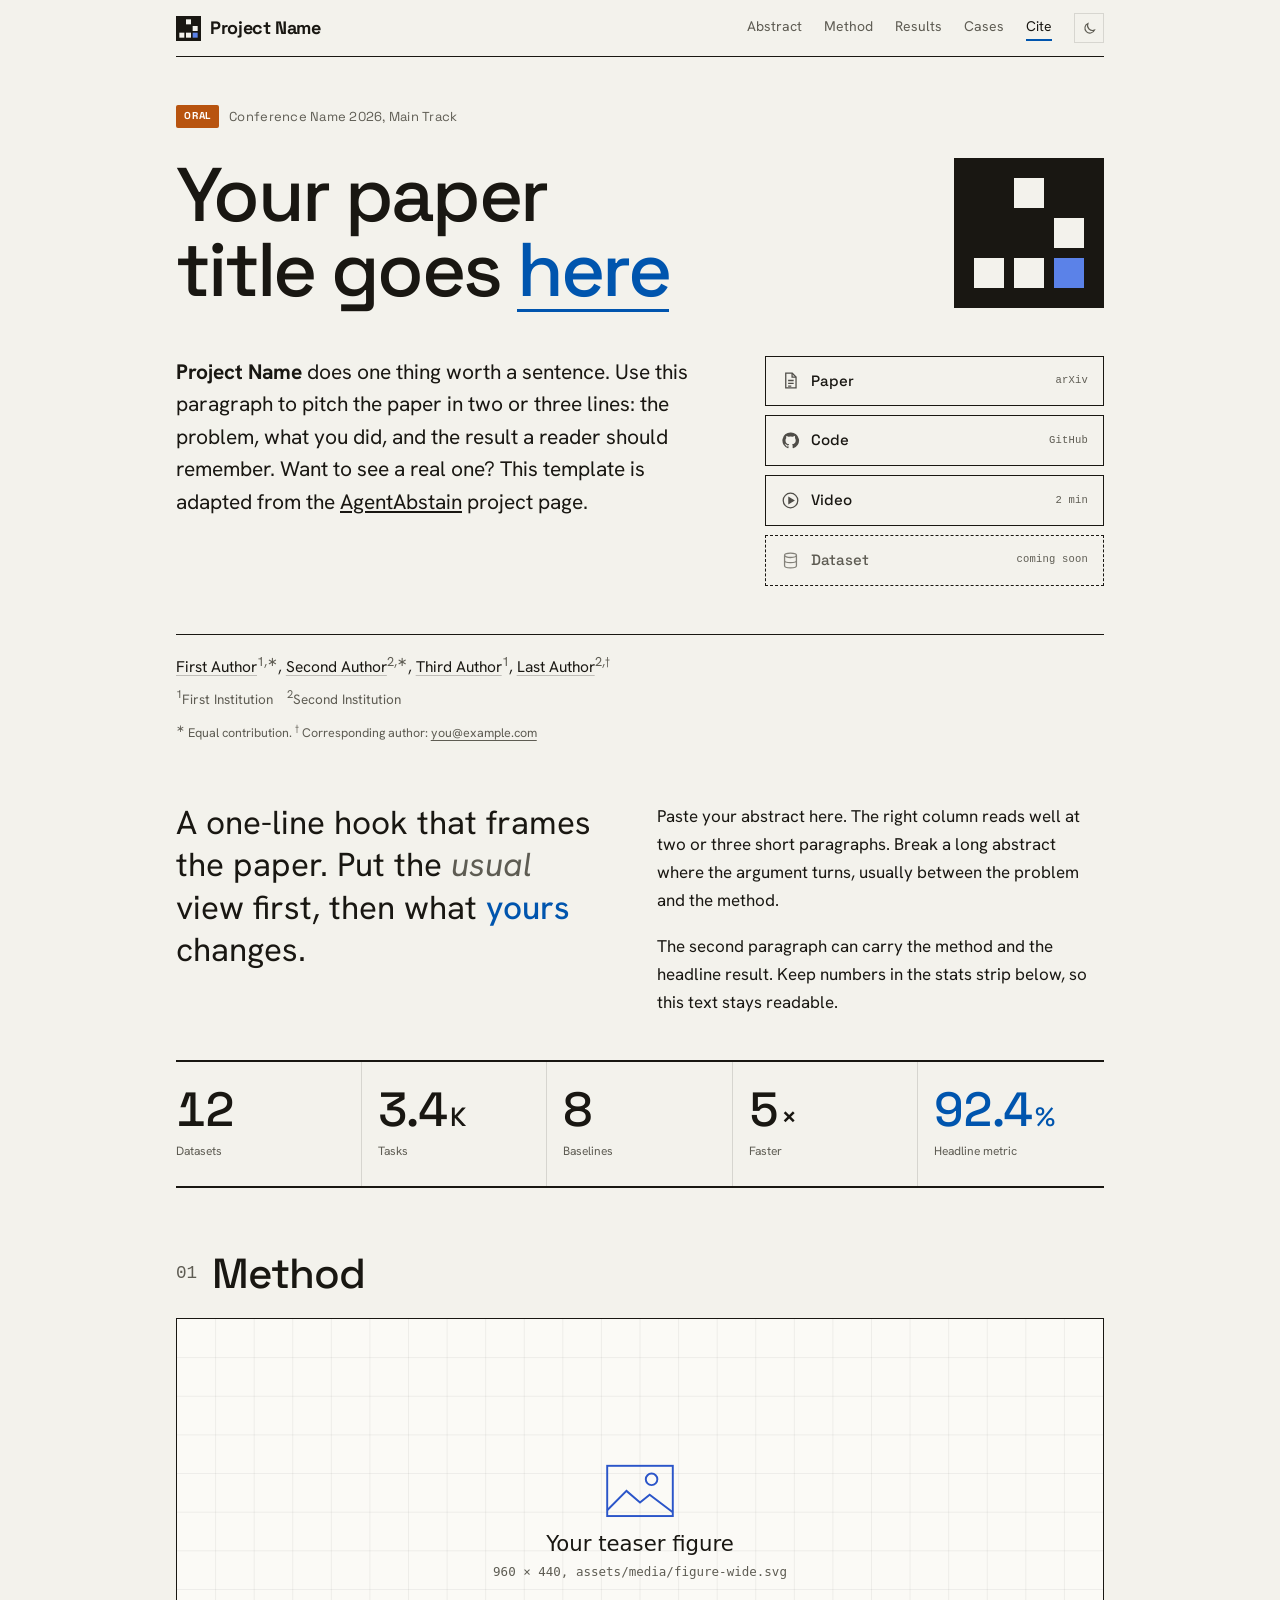
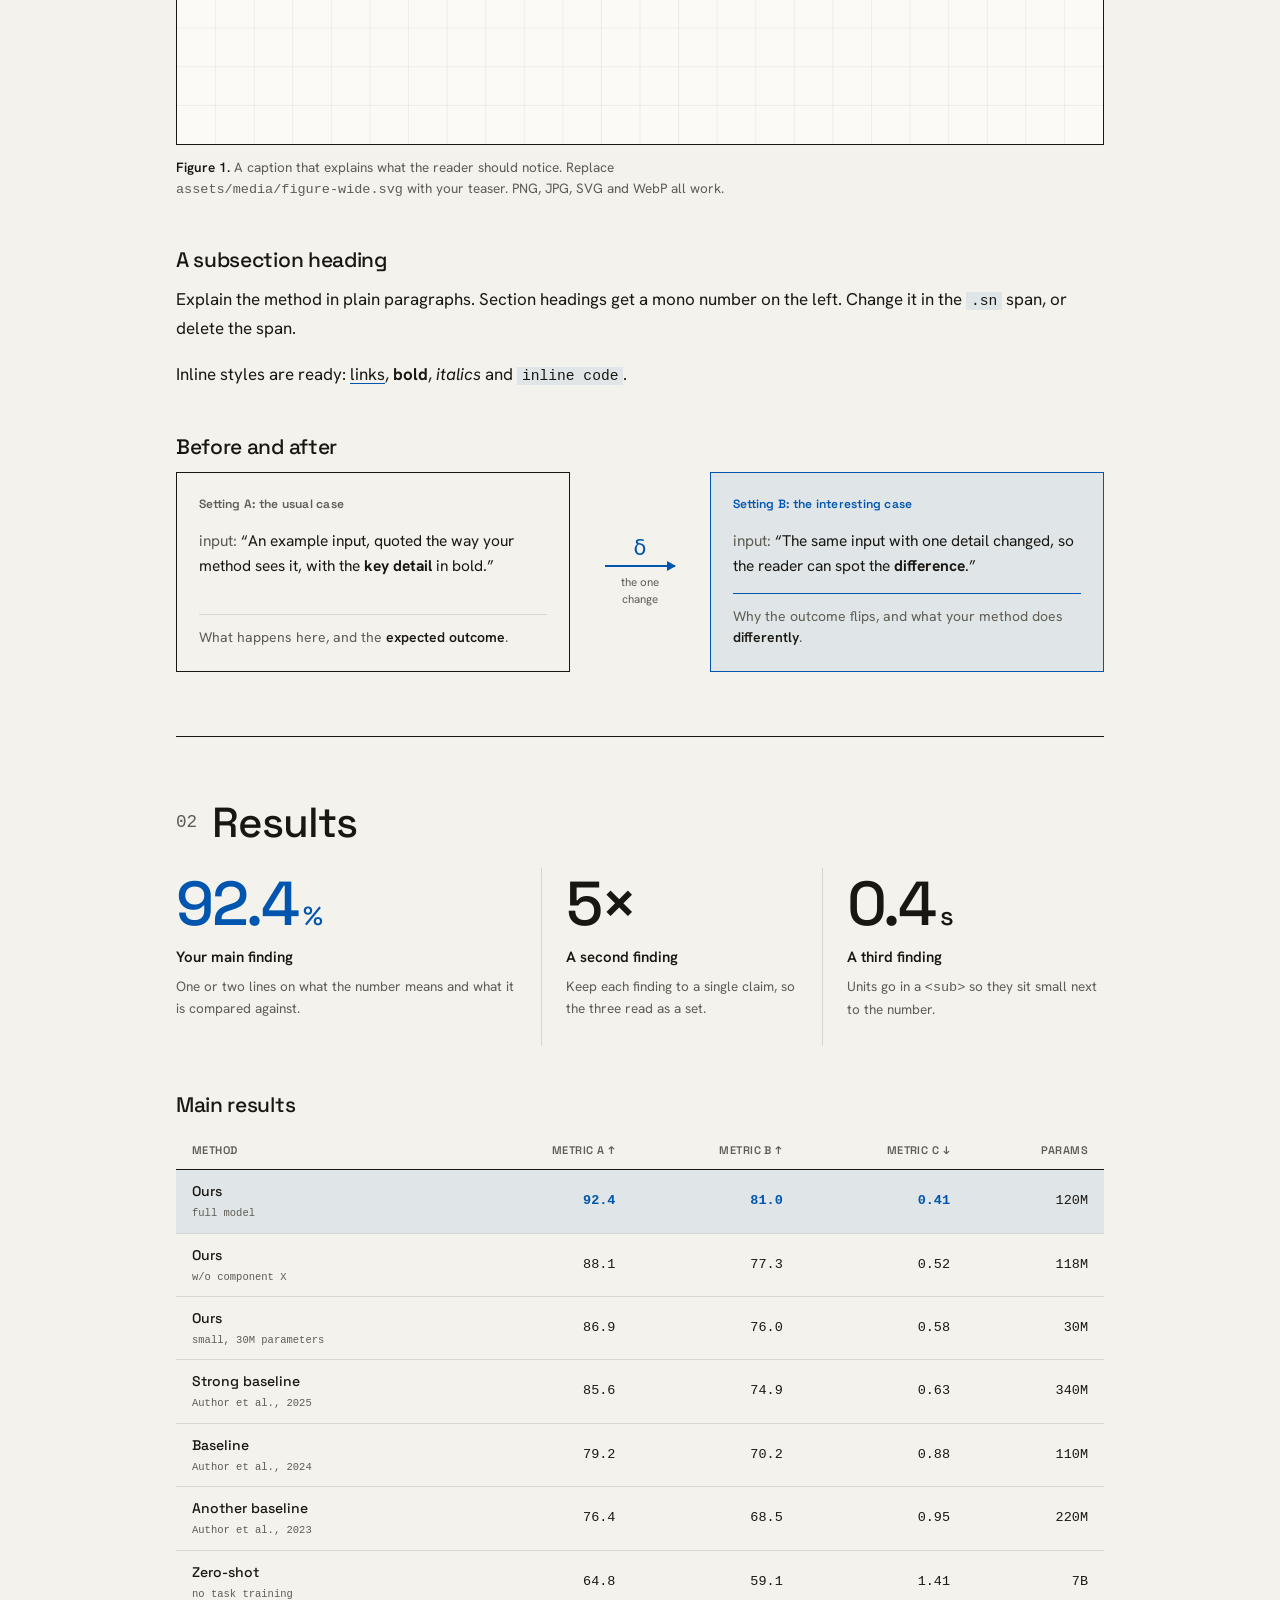
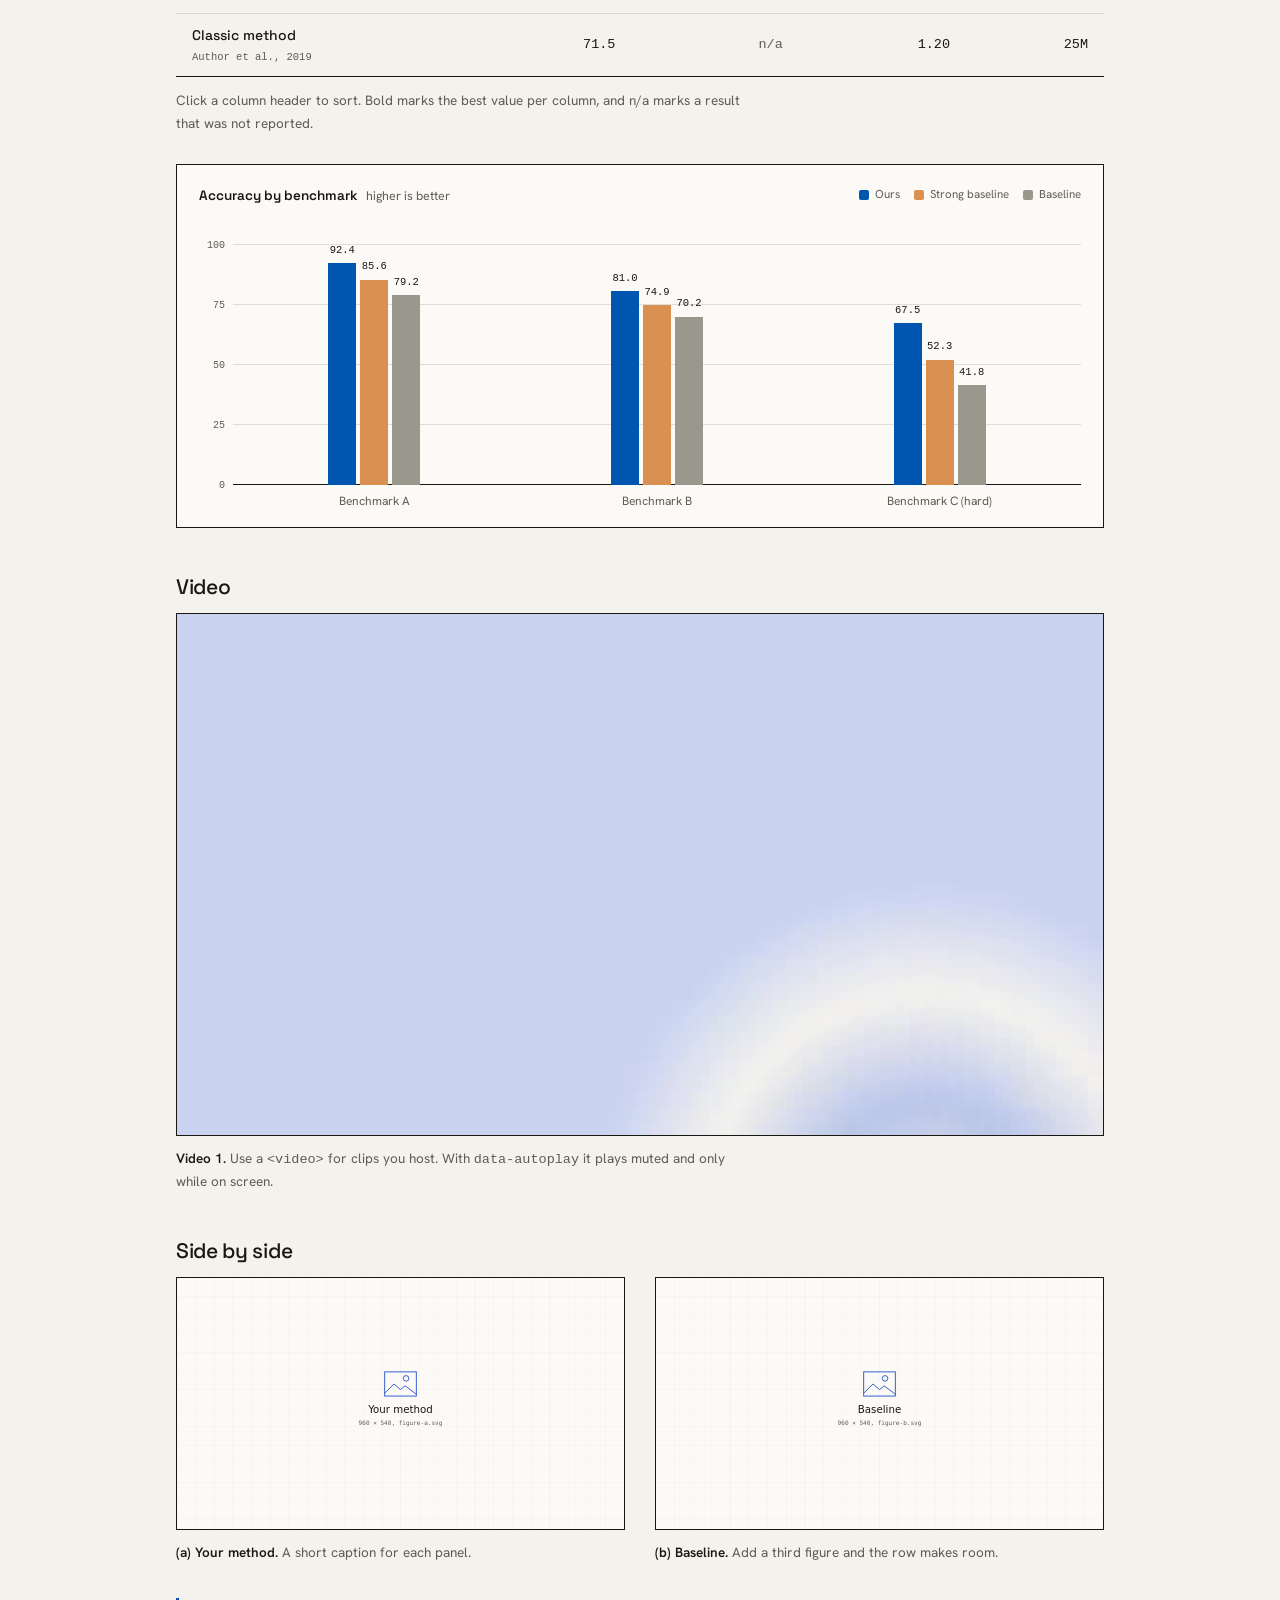
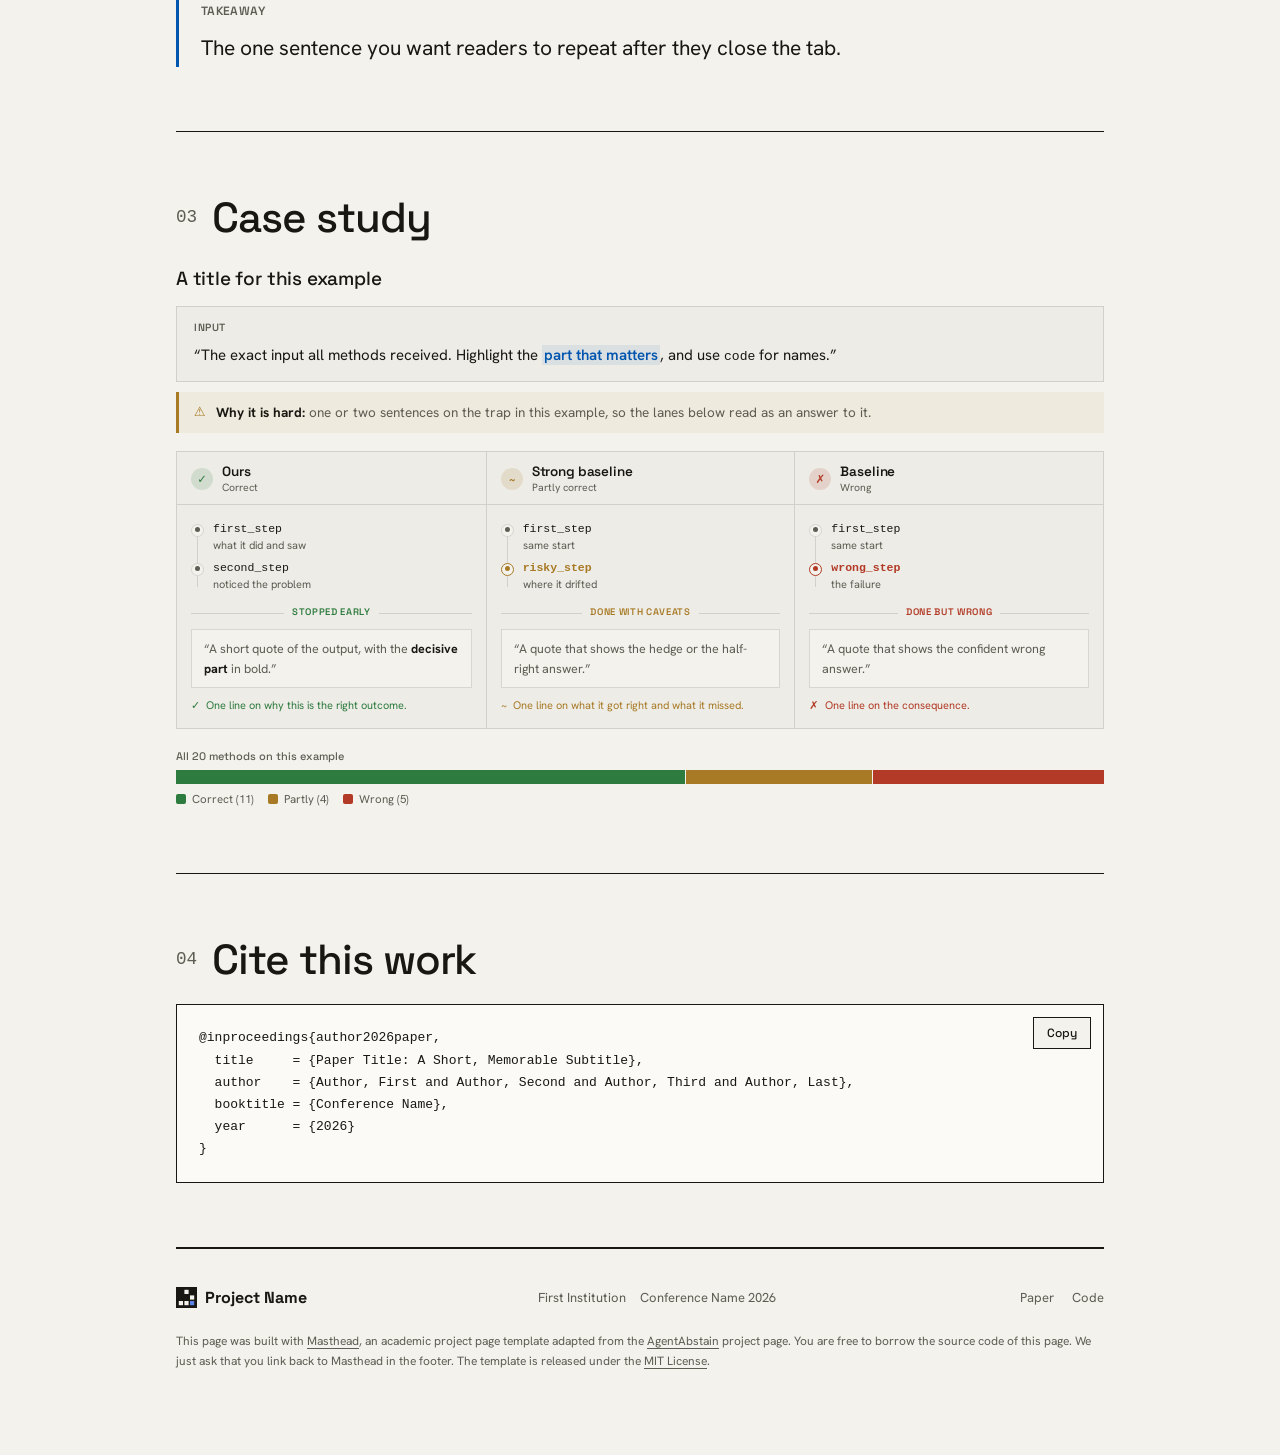
<file: index.html>
<!DOCTYPE html>
<html lang="en">
<head>
<meta charset="utf-8">
<meta name="viewport" content="width=device-width, initial-scale=1">
<!--
  Masthead, an academic project page template for research papers.
  Everything you need to edit is marked with MODULE comments below.
  Colors and fonts: assets/css/tokens.css. Delete any module you don't need.
  A real page in this style: https://agentabstain.github.io
-->

<!-- ===== META: title, search, social previews. Replace every PAPER TITLE and URL ===== -->
<title>Paper Title: A Short, Memorable Subtitle</title>
<meta name="description" content="One or two sentences that summarize the paper. Search engines and link previews show this text.">
<link rel="canonical" href="https://your-username.github.io/your-project/">
<meta name="theme-color" content="#f3f2ec" media="(prefers-color-scheme: light)">
<meta name="theme-color" content="#15140f" media="(prefers-color-scheme: dark)">
<meta property="og:type" content="website">
<meta property="og:site_name" content="Project Name">
<meta property="og:title" content="Paper Title: A Short, Memorable Subtitle">
<meta property="og:description" content="One or two sentences that summarize the paper.">
<meta property="og:url" content="https://your-username.github.io/your-project/">
<!-- link previews need an absolute URL to a 1200×630 PNG or JPG (SVG is not shown by most platforms) -->
<meta property="og:image" content="https://your-username.github.io/your-project/assets/media/social-preview.png">
<meta property="og:image:width" content="1200">
<meta property="og:image:height" content="630">
<meta property="og:image:alt" content="Paper Title: social preview card">
<meta name="twitter:card" content="summary_large_image">
<meta name="twitter:title" content="Paper Title: A Short, Memorable Subtitle">
<meta name="twitter:description" content="One or two sentences that summarize the paper.">
<meta name="twitter:image" content="https://your-username.github.io/your-project/assets/media/social-preview.png">
<meta name="author" content="First Author, Second Author, Third Author, Last Author">
<!-- Google Scholar reads these citation_* tags: one citation_author per author, "Last, First" -->
<meta name="citation_title" content="Paper Title: A Short, Memorable Subtitle">
<meta name="citation_author" content="Author, First">
<meta name="citation_author" content="Author, Second">
<meta name="citation_author" content="Author, Third">
<meta name="citation_author" content="Author, Last">
<meta name="citation_publication_date" content="2026">
<meta name="citation_conference_title" content="Conference Name">
<meta name="citation_pdf_url" content="https://your-username.github.io/your-project/paper.pdf">

<!-- structured data: helps search engines show the paper as a scholarly article -->
<script type="application/ld+json">
{
  "@context": "https://schema.org",
  "@type": "ScholarlyArticle",
  "headline": "Paper Title: A Short, Memorable Subtitle",
  "description": "One or two sentences that summarize the paper.",
  "url": "https://your-username.github.io/your-project/",
  "sameAs": "https://arxiv.org/abs/0000.00000",
  "image": "https://your-username.github.io/your-project/assets/media/social-preview.png",
  "datePublished": "2026",
  "publication": {"@type": "PublicationEvent", "name": "Conference Name 2026"},
  "author": [
    {"@type": "Person", "name": "First Author"},
    {"@type": "Person", "name": "Second Author"},
    {"@type": "Person", "name": "Third Author"},
    {"@type": "Person", "name": "Last Author"}
  ],
  "sourceOrganization": {"@type": "Organization", "name": "First Institution"}
}
</script>
<link rel="icon" href="assets/logo.svg" type="image/svg+xml">
<!-- apply the reader's saved light/dark choice before first paint -->
<script>
  document.documentElement.classList.add('js');
  try { var t = localStorage.getItem('masthead-theme'); if (t) document.documentElement.setAttribute('data-theme', t); } catch (e) {}
</script>
<link rel="preconnect" href="https://fonts.googleapis.com">
<link rel="preconnect" href="https://fonts.gstatic.com" crossorigin>
<!-- fonts load without blocking the first paint. Change the family names here if you change fonts -->
<link rel="preload" as="style" href="https://fonts.googleapis.com/css2?family=Space+Grotesk:wght@400;500;600;700&family=Hanken+Grotesk:wght@400;500;600;700&display=swap" onload="this.onload=null;this.rel='stylesheet'">
<noscript><link rel="stylesheet" href="https://fonts.googleapis.com/css2?family=Space+Grotesk:wght@400;500;600;700&family=Hanken+Grotesk:wght@400;500;600;700&display=swap"></noscript>
<link rel="stylesheet" href="assets/css/tokens.css">
<link rel="stylesheet" href="assets/css/masthead.css">
<!-- optional: ?theme=gazette, ?theme=lab or ?theme=mono previews a preset. Delete this block on your own page -->
<script>
  (function () {
    var m = location.search.match(/[?&]theme=(gazette|lab|mono)\b/);
    if (!m) return;
    var l = document.createElement('link');
    l.rel = 'stylesheet'; l.href = 'assets/css/themes/' + m[1] + '.css';
    document.head.appendChild(l);
  })();
</script>
</head>
<body>
<a class="skip" href="#main">Skip to content</a>
<div class="wrap">

  <!-- ===== MODULE: top bar. Brand + section links (one link per section id) ===== -->
  <header class="top">
    <div class="top-in">
      <a class="brand" href="#top"><img src="assets/logo.svg" alt="" width="25" height="25">Project Name</a>
      <div class="top-r">
        <nav class="nav" aria-label="Sections">
          <a href="#abstract">Abstract</a>
          <a href="#method">Method</a>
          <a href="#results">Results</a>
          <a href="#cases">Cases</a>
          <a href="#cite">Cite</a>
        </nav>
        <button class="theme" type="button" aria-label="Toggle dark mode">
          <svg class="i-moon" viewBox="0 0 24 24" fill="none" stroke="currentColor" stroke-width="1.8" aria-hidden="true"><path d="M20 14.5A8 8 0 0 1 9.5 4a8 8 0 1 0 10.5 10.5z"/></svg>
          <svg class="i-sun" viewBox="0 0 24 24" fill="none" stroke="currentColor" stroke-width="1.8" aria-hidden="true"><circle cx="12" cy="12" r="4"/><path d="M12 2v2M12 20v2M4.9 4.9l1.4 1.4M17.7 17.7l1.4 1.4M2 12h2M20 12h2M4.9 19.1l1.4-1.4M17.7 6.3l1.4-1.4"/></svg>
        </button>
      </div>
    </div>
  </header>

  <main id="main">

  <!-- ===== MODULE: hero. Venue, title, one-paragraph pitch, resource links, authors ===== -->
  <section class="hero" id="top">
    <p class="eyebrow"><span class="badge">Oral</span>Conference Name 2026, Main Track</p>
    <div class="title-row">
      <!-- wrap one word in <span class="hl"> for the accent underline -->
      <h1 class="title">Your paper title goes <span class="hl">here</span></h1>
      <!-- optional logo or crest. Delete the <img> if you don't have one -->
      <img class="hero-crest" src="assets/logo.svg" alt="Project logo" width="150" height="150">
    </div>
    <div class="hero-grid">
      <p class="lead"><b>Project Name</b> does one thing worth a sentence. Use this paragraph to pitch the paper in two or three lines: the problem, what you did, and the result a reader should remember. Want to see a real one? This template is adapted from the <a href="https://agentabstain.github.io" target="_blank" rel="noopener">AgentAbstain</a> project page.</p>
      <div class="reslist">
        <a class="btn" href="https://arxiv.org/abs/0000.00000" target="_blank" rel="noopener">
          <svg class="bic" viewBox="0 0 24 24" fill="none" stroke="currentColor" stroke-width="1.6" aria-hidden="true"><path d="M6 2.8h8.2L19 7.6v13.6H6z"/><path d="M14 2.8v5h5M9 12h7M9 15.5h7M9 19h4"/></svg>
          <span class="lbl">Paper</span><span class="tag">arXiv</span>
        </a>
        <a class="btn" href="https://github.com/your-username/your-project" target="_blank" rel="noopener">
          <svg class="bic" viewBox="0 0 24 24" fill="currentColor" aria-hidden="true"><path d="M12 1.8a10.2 10.2 0 0 0-3.2 19.9c.5.1.7-.2.7-.5v-1.8c-2.8.6-3.4-1.2-3.4-1.2-.5-1.2-1.1-1.5-1.1-1.5-.9-.6.1-.6.1-.6 1 .1 1.6 1 1.6 1 .9 1.6 2.4 1.1 3 .9.1-.7.4-1.1.6-1.4-2.3-.3-4.6-1.1-4.6-5 0-1.1.4-2 1-2.7-.1-.3-.4-1.3.1-2.7 0 0 .9-.3 2.8 1a9.6 9.6 0 0 1 5.1 0c1.9-1.3 2.8-1 2.8-1 .6 1.4.2 2.4.1 2.7.6.7 1 1.6 1 2.7 0 3.9-2.4 4.7-4.6 5 .4.3.7.9.7 1.9v2.8c0 .3.2.6.7.5A10.2 10.2 0 0 0 12 1.8z"/></svg>
          <span class="lbl">Code</span><span class="tag">GitHub</span>
        </a>
        <a class="btn" href="#video">
          <svg class="bic" viewBox="0 0 24 24" fill="none" stroke="currentColor" stroke-width="1.6" aria-hidden="true"><circle cx="12" cy="12" r="9.2"/><path d="M10 8.4v7.2l6-3.6z" fill="currentColor"/></svg>
          <span class="lbl">Video</span><span class="tag">2 min</span>
        </a>
        <!-- not released yet? use a <span class="btn soon"> instead of a link -->
        <span class="btn soon" aria-disabled="true">
          <svg class="bic" viewBox="0 0 24 24" fill="none" stroke="currentColor" stroke-width="1.6" aria-hidden="true"><ellipse cx="12" cy="5.5" rx="7.5" ry="2.7"/><path d="M4.5 5.5v13c0 1.5 3.4 2.7 7.5 2.7s7.5-1.2 7.5-2.7v-13M4.5 12c0 1.5 3.4 2.7 7.5 2.7s7.5-1.2 7.5-2.7"/></svg>
          <span class="lbl">Dataset</span><span class="tag">coming soon</span>
        </span>
      </div>
    </div>
    <div class="byline">
      <p class="authors">
        <span><a href="https://example.com" target="_blank" rel="noopener">First Author</a><sup>1,&lowast;</sup></span>,
        <span><a href="https://example.com" target="_blank" rel="noopener">Second Author</a><sup>2,&lowast;</sup></span>,
        <span><a href="https://example.com" target="_blank" rel="noopener">Third Author</a><sup>1</sup></span>,
        <span><a href="https://example.com" target="_blank" rel="noopener">Last Author</a><sup>2,&dagger;</sup></span>
      </p>
      <p class="affil"><span><sup>1</sup>First Institution</span><span><sup>2</sup>Second Institution</span></p>
      <p class="note"><sup>&lowast;</sup> Equal contribution. <sup>&dagger;</sup> Corresponding author: <a href="mailto:you@example.com">you@example.com</a></p>
    </div>
  </section>

  <!-- ===== MODULE: abstract. A one-line hook on the left, the abstract on the right ===== -->
  <section class="sec abstract" id="abstract">
    <div class="abs-grid">
      <p class="lede">A one-line hook that frames the paper. Put the <em>usual</em> view first, then what <span class="hl">yours</span> changes.</p>
      <div class="prose">
        <p>Paste your abstract here. The right column reads well at two or three short paragraphs. Break a long abstract where the argument turns, usually between the problem and the method.</p>
        <p>The second paragraph can carry the method and the headline result. Keep numbers in the stats strip below, so this text stays readable.</p>
      </div>
    </div>
  </section>

  <!-- ===== MODULE: stats strip. 3 to 6 headline numbers (data-n counts up on scroll) ===== -->
  <!-- keep values short (12K, not 12000), and add class "key" to the one in accent color -->
  <div class="stats">
    <div class="stat"><div class="n" data-n="12">12</div><div class="l">Datasets</div></div>
    <div class="stat"><div class="n" data-n="3.4" data-dec="1">3.4<small>K</small></div><div class="l">Tasks</div></div>
    <div class="stat"><div class="n" data-n="8">8</div><div class="l">Baselines</div></div>
    <div class="stat"><div class="n" data-n="5">5<small>&times;</small></div><div class="l">Faster</div></div>
    <div class="stat key"><div class="n" data-n="92.4" data-dec="1">92.4<small>%</small></div><div class="l">Headline metric</div></div>
  </div>

  <!-- ===== MODULE: section with a figure. Numbered heading, wide figure, caption, prose ===== -->
  <section class="sec" id="method">
    <h2><span class="sn">01</span>Method</h2>
    <figure class="fig">
      <img class="frame" src="assets/media/figure-wide.svg" width="960" height="440" alt="Describe the figure for screen readers" loading="lazy">
      <figcaption><b>Figure 1.</b> A caption that explains what the reader should notice. Replace <code>assets/media/figure-wide.svg</code> with your teaser. PNG, JPG, SVG and WebP all work.</figcaption>
    </figure>
    <h3 class="subh">A subsection heading</h3>
    <div class="prose">
      <p>Explain the method in plain paragraphs. Section headings get a mono number on the left. Change it in the <code>.sn</code> span, or delete the span.</p>
      <p>Inline styles are ready: <a href="#results">links</a>, <b>bold</b>, <em>italics</em> and <code>inline code</code>.</p>
    </div>

    <h3 class="subh">Before and after</h3>
    <!-- ===== MODULE: comparison cards. Two inputs and the one change between them. Add class "hi" to the card to emphasize ===== -->
    <div class="pair">
      <div class="card">
        <div class="ct">Setting A: the usual case</div>
        <p class="q"><span class="who">input:</span> &ldquo;An example input, quoted the way your method sees it, with the <b>key detail</b> in bold.&rdquo;</p>
        <div class="r">What happens here, and the <b>expected outcome</b>.</div>
      </div>
      <div class="delta">
        <div class="dsym">&delta;</div>
        <div class="sym"></div>
        <div>the one change</div>
      </div>
      <div class="card hi">
        <div class="ct">Setting B: the interesting case</div>
        <p class="q"><span class="who">input:</span> &ldquo;The same input with one detail changed, so the reader can spot the <b>difference</b>.&rdquo;</p>
        <div class="r">Why the outcome flips, and what your method does <b>differently</b>.</div>
      </div>
    </div>
  </section>

  <!-- ===== MODULE: results. Key numbers, video, side-by-side figures, callout ===== -->
  <section class="sec" id="results">
    <h2><span class="sn">02</span>Results</h2>
    <!-- three findings: a big number, a short title, one or two lines of context -->
    <div class="keys">
      <div>
        <div class="big key">92.4<sub>%</sub></div>
        <div class="kt">Your main finding</div>
        <p>One or two lines on what the number means and what it is compared against.</p>
      </div>
      <div>
        <div class="big">5&times;</div>
        <div class="kt">A second finding</div>
        <p>Keep each finding to a single claim, so the three read as a set.</p>
      </div>
      <div>
        <div class="big">0.4<sub>s</sub></div>
        <div class="kt">A third finding</div>
        <p>Units go in a <code>&lt;sub&gt;</code> so they sit small next to the number.</p>
      </div>
    </div>

    <h3 class="subh">Main results</h3>
    <!-- ===== MODULE: results table. Data-sort="num" or "text" on a <th> makes it sortable, and class "best" highlights a row ===== -->
    <div class="tbl-wrap">
      <table class="tbl">
        <thead>
          <tr><th data-sort="text">Method</th><th data-sort="num">Metric A &uarr;</th><th data-sort="num">Metric B &uarr;</th><th data-sort="num">Metric C &darr;</th><th data-sort="num">Params</th></tr>
        </thead>
        <tbody>
          <tr class="best"><td>Ours<small>full model</small></td><td><b>92.4</b></td><td><b>81.0</b></td><td><b>0.41</b></td><td>120M</td></tr>
          <tr><td>Ours<small>w/o component X</small></td><td>88.1</td><td>77.3</td><td>0.52</td><td>118M</td></tr>
          <tr><td>Ours<small>small, 30M parameters</small></td><td>86.9</td><td>76.0</td><td>0.58</td><td>30M</td></tr>
          <tr><td>Strong baseline<small>Author et al., 2025</small></td><td>85.6</td><td>74.9</td><td>0.63</td><td>340M</td></tr>
          <tr><td>Baseline<small>Author et al., 2024</small></td><td>79.2</td><td>70.2</td><td>0.88</td><td>110M</td></tr>
          <tr><td>Another baseline<small>Author et al., 2023</small></td><td>76.4</td><td>68.5</td><td>0.95</td><td>220M</td></tr>
          <tr><td>Zero-shot<small>no task training</small></td><td>64.8</td><td>59.1</td><td>1.41</td><td data-v="7000">7B</td></tr>
          <tr><td>Classic method<small>Author et al., 2019</small></td><td>71.5</td><td class="dim" data-v="">n/a</td><td>1.20</td><td>25M</td></tr>
        </tbody>
      </table>
    </div>
    <p class="tbl-note">Click a column header to sort. Bold marks the best value per column, and n/a marks a result that was not reported.</p>

    <!-- ===== MODULE: bar chart. Set --ymax on .plot and --v on each .bar. Classes s1 to s4 pick the series color ===== -->
    <div class="chart" role="figure" aria-label="Bar chart comparing methods across three benchmarks">
      <div class="chart-top">
        <div class="chart-t">Accuracy by benchmark<span>higher is better</span></div>
        <div class="legend">
          <span class="lg s1"><i></i>Ours</span>
          <span class="lg s2"><i></i>Strong baseline</span>
          <span class="lg s4"><i></i>Baseline</span>
        </div>
      </div>
      <div class="chart-scroll"><div class="chart-in">
        <div class="plot" style="--ymax:100">
          <div class="gl" style="--g:25"><span>25</span></div>
          <div class="gl" style="--g:50"><span>50</span></div>
          <div class="gl" style="--g:75"><span>75</span></div>
          <div class="gl" style="--g:100"><span>100</span></div>
          <div class="gl base" style="--g:0"><span>0</span></div>
          <div class="groups">
            <div class="grp"><div class="bar s1" style="--v:92.4;--i:0"><span class="bv">92.4</span></div><div class="bar s2" style="--v:85.6;--i:1"><span class="bv">85.6</span></div><div class="bar s4" style="--v:79.2;--i:2"><span class="bv">79.2</span></div></div>
            <div class="grp"><div class="bar s1" style="--v:81.0;--i:3"><span class="bv">81.0</span></div><div class="bar s2" style="--v:74.9;--i:4"><span class="bv">74.9</span></div><div class="bar s4" style="--v:70.2;--i:5"><span class="bv">70.2</span></div></div>
            <div class="grp"><div class="bar s1" style="--v:67.5;--i:6"><span class="bv">67.5</span></div><div class="bar s2" style="--v:52.3;--i:7"><span class="bv">52.3</span></div><div class="bar s4" style="--v:41.8;--i:8"><span class="bv">41.8</span></div></div>
          </div>
        </div>
        <div class="xl"><span>Benchmark A</span><span>Benchmark B</span><span>Benchmark C (hard)</span></div>
      </div></div>
    </div>

    <h3 class="subh" id="video">Video</h3>
    <!-- data-autoplay: muted loop that plays only while on screen -->
    <figure class="fig">
      <video class="frame" src="assets/media/placeholder.mp4" poster="assets/media/placeholder-poster.jpg" width="960" height="540" data-autoplay loop muted playsinline preload="metadata" aria-label="Describe the video"></video>
      <figcaption><b>Video 1.</b> Use a <code>&lt;video&gt;</code> for clips you host. With <code>data-autoplay</code> it plays muted and only while on screen.</figcaption>
    </figure>
    <!-- YouTube / Vimeo: uncomment and paste the embed URL
    <div class="embed"><iframe src="https://www.youtube-nocookie.com/embed/VIDEO_ID" title="Project video" allowfullscreen loading="lazy"></iframe></div>
    -->

    <h3 class="subh">Side by side</h3>
    <!-- .fig-row lays out two or more figures in columns and stacks them on phones -->
    <div class="fig-row">
      <figure class="fig">
        <img class="frame" src="assets/media/figure-a.svg" width="960" height="540" alt="Describe figure (a)" loading="lazy">
        <figcaption><b>(a) Your method.</b> A short caption for each panel.</figcaption>
      </figure>
      <figure class="fig">
        <img class="frame" src="assets/media/figure-b.svg" width="960" height="540" alt="Describe figure (b)" loading="lazy">
        <figcaption><b>(b) Baseline.</b> Add a third figure and the row makes room.</figcaption>
      </figure>
    </div>

    <div class="callout">
      <div class="cl">Takeaway</div>
      <p>The one sentence you want readers to repeat after they close the tab.</p>
    </div>
  </section>

  <!-- ===== MODULE: case study. The input, an optional "why it is hard" note and one lane per method ===== -->
  <!-- lane classes good, warn and bad set the color, and .ts.crit marks the step where things went wrong -->
  <section class="sec" id="cases">
    <h2><span class="sn">03</span>Case study</h2>
    <div class="case">
      <h3 class="case-h">A title for this example</h3>
      <div class="case-q"><span class="cq-label">Input</span>&ldquo;The exact input all methods received. Highlight the <mark>part that matters</mark>, and use <code>code</code> for names.&rdquo;</div>
      <div class="trig"><span>&#9888;</span><p><b>Why it is hard:</b> one or two sentences on the trap in this example, so the lanes below read as an answer to it.</p></div>
      <div class="lanes">
        <div class="lane good">
          <div class="lane-h"><span class="lv">&#10003;</span><div><b>Ours</b><small>Correct</small></div></div>
          <div class="lane-b">
            <div class="tl">
              <div class="ts"><i></i><div><code>first_step</code><small>what it did and saw</small></div></div>
              <div class="ts"><i></i><div><code>second_step</code><small>noticed the problem</small></div></div>
            </div>
            <div class="lmark"><i></i><span>Stopped early</span><i></i></div>
            <div class="lq">&ldquo;A short quote of the output, with the <b>decisive part</b> in bold.&rdquo;</div>
            <div class="lcons"><span>&#10003;</span>One line on why this is the right outcome.</div>
          </div>
        </div>
        <div class="lane warn">
          <div class="lane-h"><span class="lv">~</span><div><b>Strong baseline</b><small>Partly correct</small></div></div>
          <div class="lane-b">
            <div class="tl">
              <div class="ts"><i></i><div><code>first_step</code><small>same start</small></div></div>
              <div class="ts crit"><i></i><div><code>risky_step</code><small>where it drifted</small></div></div>
            </div>
            <div class="lmark"><i></i><span>Done with caveats</span><i></i></div>
            <div class="lq">&ldquo;A quote that shows the hedge or the half-right answer.&rdquo;</div>
            <div class="lcons"><span>~</span>One line on what it got right and what it missed.</div>
          </div>
        </div>
        <div class="lane bad">
          <div class="lane-h"><span class="lv">&#10007;</span><div><b>Baseline</b><small>Wrong</small></div></div>
          <div class="lane-b">
            <div class="tl">
              <div class="ts"><i></i><div><code>first_step</code><small>same start</small></div></div>
              <div class="ts crit"><i></i><div><code>wrong_step</code><small>the failure</small></div></div>
            </div>
            <div class="lmark"><i></i><span>Done but wrong</span><i></i></div>
            <div class="lq">&ldquo;A quote that shows the confident wrong answer.&rdquo;</div>
            <div class="lcons"><span>&#10007;</span>One line on the consequence.</div>
          </div>
        </div>
      </div>
      <!-- optional outcome bar: flex values are counts, colors come from s1 to s4 or from --good, --warn and --bad -->
      <div class="obar-wrap">
        <div class="obar-label">All 20 methods on this example</div>
        <div class="obar"><span style="flex:11;--c:var(--good)" title="Correct (11)"></span><span style="flex:4;--c:var(--warn)" title="Partly correct (4)"></span><span style="flex:5;--c:var(--bad)" title="Wrong (5)"></span></div>
        <div class="legend"><span class="lg" style="--c:var(--good)"><i></i>Correct (11)</span><span class="lg" style="--c:var(--warn)"><i></i>Partly (4)</span><span class="lg" style="--c:var(--bad)"><i></i>Wrong (5)</span></div>
      </div>
    </div>
  </section>

  <!-- ===== MODULE: cite. Paste your BibTeX inside <pre> ===== -->
  <section class="sec" id="cite">
    <h2><span class="sn">04</span>Cite this work</h2>
    <div class="citebox">
      <button type="button" class="copy">Copy</button>
      <pre>@inproceedings{author2026paper,
  title     = {Paper Title: A Short, Memorable Subtitle},
  author    = {Author, First and Author, Second and Author, Third and Author, Last},
  booktitle = {Conference Name},
  year      = {2026}
}</pre>
    </div>
  </section>

  </main>

  <!-- ===== MODULE: footer. Keep the Masthead credit if the template helped you ===== -->
  <!-- Like this page? It uses Masthead, an academic project page template (MIT):
       https://github.com/AntiQuality/masthead-project-page-template
       adapted from the AgentAbstain project page (https://agentabstain.github.io).
       You are free to reuse it. We just ask for a link back to Masthead in the footer. -->
  <footer>
    <div class="fb"><img src="assets/logo.svg" alt="" width="21" height="21">Project Name</div>
    <div class="fl"><span>First Institution</span><span>Conference Name 2026</span></div>
    <div class="fr">
      <a href="https://arxiv.org/abs/0000.00000" target="_blank" rel="noopener">Paper</a>
      <a href="https://github.com/your-username/your-project" target="_blank" rel="noopener">Code</a>
    </div>
    <!-- the credit line: keep it if Masthead helped you. The second sentence asks anyone who copies your page to do the same -->
    <p class="credit">This page was built with <a href="https://github.com/AntiQuality/masthead-project-page-template" target="_blank" rel="noopener">Masthead</a>, an academic project page template adapted from the <a href="https://agentabstain.github.io" target="_blank" rel="noopener">AgentAbstain</a> project page. You are free to borrow the source code of this page. We just ask that you link back to Masthead in the footer. The template is released under the <a href="https://github.com/AntiQuality/masthead-project-page-template/blob/main/LICENSE" target="_blank" rel="noopener">MIT License</a>.</p>
  </footer>
</div>
<!-- back-to-top button: appears after the first screen. Delete it to remove -->
<a class="to-top" href="#top" aria-label="Back to top"><svg viewBox="0 0 24 24" fill="none" stroke="currentColor" stroke-width="1.8" aria-hidden="true"><path d="M12 19V5M5.5 11.5L12 5l6.5 6.5"/></svg></a>
<script src="assets/js/masthead.js" defer></script>
</body>
</html>
</file>
<file: assets/css/tokens.css>
/* ==========================================================================
   Masthead design tokens
   Change the look of the whole page here: colors, fonts, width.
   Fonts are loaded in index.html <head>. Swap that <link> if you change them.
   ========================================================================== */

:root{
  color-scheme:light;

  /* paper & ink */
  --bg:#f3f2ec;            /* page background */
  --paper:#fbfaf6;         /* raised surfaces (code, cards) */
  --ink:#191712;           /* body text */
  --muted:#5e5c53;         /* secondary text */
  --rule:#191712;          /* strong rules and borders */
  --hair:rgba(25,23,18,0.13); /* hairline dividers */

  /* accent: links, highlights, key numbers */
  --accent:oklch(0.46 0.16 256);
  --accent-soft:oklch(0.46 0.16 256 / 0.08);
  --on-accent:#ffffff;

  /* venue badge in the eyebrow (e.g. "Oral", "Spotlight") */
  --badge:#b8540f;
  --on-badge:#ffffff;

  /* status: case studies, table highlights */
  --good:oklch(0.52 0.12 148);
  --warn:#a87a26;
  --bad:#b23a26;

  /* chart series: bars, legend chips (.s1 ... .s4) */
  --c1:oklch(0.46 0.16 256);
  --c2:#d99051;
  --c3:#4f9f82;
  --c4:#9a988c;

  /* type */
  --display:'Space Grotesk',system-ui,sans-serif;
  --text:'Hanken Grotesk',system-ui,sans-serif;
  --mono:ui-monospace,'SF Mono',Menlo,Consolas,monospace;

  /* layout */
  --maxw:1024px;
}

/* dark: follows the system unless the reader picked a theme with the toggle */
@media (prefers-color-scheme:dark){
  :root:not([data-theme="light"]){
    color-scheme:dark;
    --bg:#15140f;
    --paper:#1d1c17;
    --ink:#ecebe3;
    --muted:#a3a197;
    --rule:#ecebe3;
    --hair:rgba(236,235,227,0.14);
    --accent:oklch(0.74 0.12 256);
    --accent-soft:oklch(0.74 0.12 256 / 0.12);
    --on-accent:#15140f;
    --badge:#e07a33;
    --on-badge:#15140f;
    --good:oklch(0.74 0.13 148);
    --warn:#d9aa55;
    --bad:#e2735e;
    --c1:oklch(0.74 0.12 256);
    --c2:#e0a06a;
    --c3:#6cbf9f;
    --c4:#77756b;
  }
}
:root[data-theme="dark"]{
  color-scheme:dark;
  --bg:#15140f;
  --paper:#1d1c17;
  --ink:#ecebe3;
  --muted:#a3a197;
  --rule:#ecebe3;
  --hair:rgba(236,235,227,0.14);
  --accent:oklch(0.74 0.12 256);
  --accent-soft:oklch(0.74 0.12 256 / 0.12);
  --on-accent:#15140f;
  --badge:#e07a33;
  --on-badge:#15140f;
  --good:oklch(0.74 0.13 148);
  --warn:#d9aa55;
  --bad:#e2735e;
  --c1:oklch(0.74 0.12 256);
  --c2:#e0a06a;
  --c3:#6cbf9f;
  --c4:#77756b;
}
</file>
<file: assets/css/masthead.css>
/* ==========================================================================
   Masthead components
   Colors and fonts live in tokens.css; this file only uses the variables.
   Each block below matches one copyable module in index.html.
   ========================================================================== */

*{box-sizing:border-box}
html{scroll-behavior:smooth}
body{margin:0;background:var(--bg);color:var(--ink);font-family:var(--text);font-size:17px;line-height:1.65;-webkit-font-smoothing:antialiased;text-rendering:optimizeLegibility}
::selection{background:var(--accent);color:var(--on-accent)}
a{color:inherit}
h1,h2,h3{font-family:var(--display);font-weight:500}
img,video{max-width:100%}
.wrap{max-width:var(--maxw);margin:0 auto;padding:0 clamp(20px,4vw,48px)}
.skip{position:absolute;left:-9999px;top:8px;z-index:100;background:var(--ink);color:var(--bg);padding:8px 14px;font-size:14px}
.skip:focus{left:8px}
:focus-visible{outline:2px solid var(--accent);outline-offset:3px}

/* ---- top bar ----------------------------------------------------------- */
.top{position:sticky;top:0;z-index:50;background:var(--bg);border-bottom:1px solid var(--rule)}
.top-in{display:flex;align-items:center;justify-content:space-between;gap:20px;padding:13px 0;flex-wrap:wrap;row-gap:8px}
.brand{display:flex;align-items:center;gap:9px;font-family:var(--display);font-weight:700;font-size:18px;letter-spacing:-0.02em;text-decoration:none;color:var(--ink)}
.brand img,.brand svg{width:25px;height:25px;display:block}
.top-r{display:flex;align-items:center;gap:22px;min-width:0}
.nav{display:flex;align-items:center;flex-wrap:wrap;gap:6px 22px;font-size:14px}
.nav a{color:var(--muted);text-decoration:none;padding-bottom:2px}
.nav a:hover{color:var(--ink)}
.nav a.active{color:var(--ink);box-shadow:inset 0 -2px 0 var(--accent)}
.theme{flex:none;display:grid;place-items:center;width:30px;height:30px;padding:0;border:1px solid var(--hair);background:transparent;color:var(--muted);cursor:pointer;transition:color .15s,border-color .15s}
.theme:hover{color:var(--ink);border-color:var(--rule)}
.theme svg{width:15px;height:15px;display:block}
.theme .i-sun{display:none}
html.dark .theme .i-sun{display:block}
html.dark .theme .i-moon{display:none}

/* ---- hero -------------------------------------------------------------- */
.hero{padding:clamp(26px,4.5vw,48px) 0 0}
.eyebrow{font-family:var(--display);font-size:13px;letter-spacing:0.02em;color:var(--muted);margin:0 0 clamp(18px,3vw,30px);display:flex;align-items:center;flex-wrap:wrap;gap:6px 10px}
.badge{font-size:10px;font-weight:700;letter-spacing:0.08em;text-transform:uppercase;padding:3px 8px;border-radius:2px;background:var(--badge);color:var(--on-badge)}
.title-row{display:flex;align-items:center;justify-content:space-between;gap:clamp(24px,4vw,48px)}
h1.title{font-size:clamp(44px,7.4vw,76px);line-height:0.98;letter-spacing:-0.035em;margin:0;text-wrap:balance}
.title-sub{display:block;font-size:0.36em;line-height:1.25;letter-spacing:-0.015em;color:var(--muted);margin-top:0.55em;text-wrap:balance}
.hero-crest{width:clamp(96px,13vw,150px);height:auto;flex:none;display:block}
.hl{color:var(--accent);background-image:linear-gradient(currentColor,currentColor);background-repeat:no-repeat;background-position:0 94%;background-size:100% 3px}
html.js h1.title .hl{background-size:0% 3px;animation:uline .8s cubic-bezier(.3,.7,.3,1) .4s forwards}
@keyframes uline{to{background-size:100% 3px}}
.hero-grid{display:grid;grid-template-columns:minmax(0,1.55fr) minmax(0,1fr);gap:clamp(28px,5vw,68px);margin-top:clamp(30px,4vw,48px);align-items:start}
.lead{font-size:clamp(18px,1.7vw,21px);line-height:1.55;margin:0;max-width:54ch}

/* resource buttons: paper / code / data / video ... */
.reslist{display:flex;flex-direction:column;gap:9px}
.btn{display:flex;align-items:center;gap:11px;border:1px solid var(--rule);padding:12px 15px;text-decoration:none;color:var(--ink);transition:background .18s ease,color .18s ease}
.btn .lbl{font-family:var(--display);font-size:15px;font-weight:500}
.btn:hover{background:var(--ink);color:var(--bg)}
.btn .bic{width:19px;height:19px;flex:none;display:block;opacity:.75}
.btn:hover .bic{opacity:1}
.btn .tag{margin-left:auto;font-family:var(--mono);font-size:10.5px;letter-spacing:0.02em;color:var(--muted)}
.btn:hover .tag{color:inherit}
.btn.soon{border-style:dashed;color:var(--muted);pointer-events:none}

/* authors */
.byline{margin-top:clamp(32px,4vw,48px);border-top:1px solid var(--rule);padding-top:16px}
.byline sup{color:var(--muted)}
.authors{margin:0;font-size:15.5px;line-height:1.7}
.authors span{white-space:nowrap}
.authors a{color:inherit;text-decoration:underline;text-decoration-thickness:1px;text-underline-offset:3px;text-decoration-color:color-mix(in srgb,var(--ink) 24%,transparent);transition:text-decoration-color .15s ease}
.authors a:hover{text-decoration-color:var(--accent)}
.affil{margin:5px 0 0;font-size:13.5px;color:var(--muted)}
.affil span{display:inline-block;margin-right:14px}
.note{font-size:12.5px;color:var(--muted);margin:10px 0 0}
.note a{text-underline-offset:3px;text-decoration-thickness:1px}

/* ---- stats strip ------------------------------------------------------- */
.stats{margin:clamp(16px,2.5vw,26px) 0 0;border-top:2px solid var(--rule);border-bottom:1px solid var(--rule);display:grid;grid-template-columns:repeat(auto-fit,minmax(120px,1fr))}
.stat{padding:24px 16px;border-right:1px solid var(--hair);min-width:0}
.stat:first-child{padding-left:0}
.stat:last-child{border-right:0;padding-right:0}
/* keep values short (262K, not 262144). masthead.js shrinks any that still overflow their cell */
.stat .n{font-family:var(--display);font-size:clamp(34px,4vw,48px);white-space:nowrap;font-weight:500;letter-spacing:-0.03em;line-height:1;font-variant-numeric:tabular-nums}
.stat .n small{font-size:0.55em;margin-left:0.14em}
.stat.key .n{color:var(--accent)}
.stat .l{font-size:12px;color:var(--muted);margin-top:8px}

/* ---- sections ---------------------------------------------------------- */
.sec{border-top:1px solid var(--rule);padding:clamp(40px,5vw,64px) 0;scroll-margin-top:70px}
.sec [id]{scroll-margin-top:80px} /* in-section anchors, e.g. #video */
.sec>h2{font-size:clamp(27px,3.4vw,42px);line-height:1.06;letter-spacing:-0.025em;margin:0 0 22px;text-wrap:balance}
.sec>h2 .sn{font-family:var(--mono);font-size:0.42em;font-weight:400;color:var(--muted);vertical-align:0.55em;margin-right:0.85em;letter-spacing:0}
.subh{font-family:var(--display);font-weight:500;font-size:21px;letter-spacing:-0.015em;margin:42px 0 8px}
.prose p{margin:0 0 18px}
.prose p:last-child{margin-bottom:0}
.prose a{text-underline-offset:3px;text-decoration-thickness:1px;text-decoration-color:var(--accent)}
.prose code,.cap code{font-family:var(--mono);font-size:0.86em;background:var(--accent-soft);padding:1px 5px}

/* abstract: big lede on the left, prose on the right */
.sec.abstract{border-top:0;padding:clamp(36px,5vw,58px) 0 clamp(10px,2vw,18px)}
.abs-grid{display:grid;grid-template-columns:minmax(0,1fr) minmax(0,1.05fr);gap:clamp(28px,5vw,56px);align-items:start}
.lede{font-size:clamp(23px,2.6vw,34px);line-height:1.28;font-weight:400;margin:0}
.lede em{font-style:italic;color:var(--muted)}
.lede .hl{background:none;font-weight:500}

/* ---- figures & media --------------------------------------------------- */
.fig{margin:0}
.fig img,.fig video{display:block;width:100%;height:auto;background:var(--paper)}
.fig .frame{border:1px solid var(--rule)}
.fig figcaption,.cap{font-size:13.5px;line-height:1.6;color:var(--muted);margin-top:12px;max-width:72ch}
.fig figcaption b,.cap b{color:var(--ink);font-weight:600}
.fig+.fig,.fig+.fig-row,.fig-row+.fig,.prose+.fig,.fig+.prose,.prose+.fig-row,.fig-row+.prose{margin-top:34px}
.fig-row{display:grid;grid-template-columns:repeat(auto-fit,minmax(240px,1fr));gap:clamp(18px,3vw,30px)}
.fig-row>.fig{margin-top:0}
.embed{position:relative;aspect-ratio:16/9;border:1px solid var(--rule);background:var(--paper)}
.embed iframe{position:absolute;inset:0;width:100%;height:100%;border:0}

/* ---- key results: three big numbers ------------------------------------ */
.keys{display:grid;grid-template-columns:1.3fr 1fr 1fr;border-top:1px solid var(--rule)}
.keys>div{padding:26px 24px;border-right:1px solid var(--hair)}
/* right under a section heading the section rule is enough, so drop the second line */
.sec>h2+.keys{border-top:0}
.sec>h2+.keys>div{padding-top:8px}
.keys>div:first-child{padding-left:0}
.keys>div:last-child{padding-right:0;border-right:0}
.big{font-family:var(--display);font-size:clamp(44px,5vw,62px);font-weight:500;letter-spacing:-0.04em;line-height:0.9}
.big.key{color:var(--accent)}
.big sub{font-size:0.42em;vertical-align:baseline;margin-left:0.22em}
.keys .kt{font-weight:600;font-size:15px;margin:14px 0 6px}
.keys p{font-size:13.5px;line-height:1.6;color:var(--muted);margin:0}

/* ---- callout ----------------------------------------------------------- */
.callout{margin-top:34px;border-left:3px solid var(--accent);padding:4px 0 4px 22px}
.callout .cl{font-family:var(--display);font-size:12px;font-weight:600;letter-spacing:0.03em;text-transform:uppercase;color:var(--muted);margin-bottom:10px}
.callout p{margin:0;font-size:clamp(18px,1.8vw,21px);line-height:1.5}

/* ---- cite -------------------------------------------------------------- */
.citebox{border:1px solid var(--rule);position:relative;background:var(--paper)}
.copy{position:absolute;top:12px;right:12px;border:1px solid var(--rule);background:var(--bg);color:var(--ink);font-family:var(--display);font-size:12px;font-weight:500;padding:7px 13px;cursor:pointer;transition:background .18s,color .18s}
.copy:hover{background:var(--ink);color:var(--bg)}
.citebox pre{margin:0;padding:22px;font-family:var(--mono);font-size:13px;line-height:1.7;white-space:pre-wrap;overflow-x:auto}

/* ---- footer ------------------------------------------------------------ */
footer{border-top:2px solid var(--rule);padding:30px 0 88px;display:flex;align-items:center;justify-content:space-between;flex-wrap:wrap;gap:16px;font-size:13px}
footer .fb{display:flex;align-items:center;gap:8px;font-family:var(--display);font-weight:700;font-size:16px}
footer .fb img,footer .fb svg{width:21px;height:21px;display:block}
footer .fl{color:var(--muted)}
footer .fl span{display:inline-block;margin-right:14px}
footer .fr{display:flex;gap:18px}
footer .fr a{color:var(--muted);text-decoration:none;padding:8px 0}
footer .fr a:hover{color:var(--ink)}
.credit{width:100%;font-size:12px;line-height:1.6;color:var(--muted);margin:0}
.credit a{text-underline-offset:3px;text-decoration-thickness:1px}
.credit a:hover{color:var(--ink)}

/* ---- results table ----------------------------------------------------- */
.tbl-wrap{overflow-x:auto;margin:0 0 30px}
.tbl{width:100%;border-collapse:collapse;font-variant-numeric:tabular-nums;min-width:520px}
.tbl th,.tbl td{padding:10px 16px;border-bottom:1px solid var(--hair);text-align:right}
.tbl th:first-child,.tbl td:first-child{text-align:left}
.tbl thead th{font-family:var(--display);font-size:11px;font-weight:600;letter-spacing:0.04em;text-transform:uppercase;color:var(--muted);border-bottom:1px solid var(--rule);white-space:nowrap;vertical-align:bottom}
.tbl td{font-family:var(--mono);font-size:13.5px}
.tbl td:first-child{font-family:var(--display);font-weight:500;font-size:14px;min-width:10em}
.tbl td small{display:block;font-family:var(--mono);font-size:10.5px;font-weight:400;color:var(--muted);margin-top:2px}
.tbl td b{font-weight:700;color:var(--accent)}
.tbl td.dim{color:var(--muted)}
.tbl tbody tr:last-child td{border-bottom:1px solid var(--rule)}
.tbl tbody tr.best td{background:var(--accent-soft)}
.tbl tbody tr:hover td{background:color-mix(in srgb,var(--ink) 4%,transparent)}
.tbl th[data-sort]{cursor:pointer;user-select:none;position:relative}
.tbl th[data-sort]:hover,.tbl th[aria-sort]{color:var(--ink)}
/* sort arrow sits in the cell padding, so header text lines up with the column values */
.tbl th .ar{position:absolute;right:3px;bottom:12px;font-size:8px;line-height:1}
.tbl th:first-child .ar{position:static;margin-left:6px;vertical-align:1px}
.tbl-note{font-size:13.5px;color:var(--muted);margin:12px 0 30px;max-width:72ch}
.tbl-wrap:has(+.tbl-note){margin-bottom:0}

/* ---- bar chart: <div class="chart"> with --v (value) per .bar ----------- */
.chart{border:1px solid var(--rule);background:var(--paper);padding:20px 22px 18px;margin:0 0 30px}
.chart-top{display:flex;justify-content:space-between;align-items:baseline;flex-wrap:wrap;gap:8px 16px;margin-bottom:22px}
.chart-t{font-family:var(--display);font-size:13.5px;font-weight:600}
.chart-t span{color:var(--muted);font-weight:400;font-family:var(--text);font-size:12.5px;margin-left:8px}
.legend{display:flex;gap:6px 14px;flex-wrap:wrap;font-size:11.5px;color:var(--muted)}
.lg{display:inline-flex;align-items:center;gap:6px;cursor:default;transition:opacity .25s ease,color .25s ease}
.lg i{width:10px;height:10px;border-radius:2px;display:inline-block;background:var(--c)}
.chart-scroll{overflow-x:auto}
.chart-in{min-width:300px} /* raise for many groups: the chart then scrolls sideways on phones */
.plot{--ymax:100;position:relative;height:240px;margin:16px 0 0 34px}
.gl{position:absolute;left:0;right:0;bottom:calc(var(--g)/var(--ymax)*100%);border-top:1px solid var(--hair)}
.gl span{position:absolute;left:-34px;top:-7px;width:26px;text-align:right;font-family:var(--mono);font-size:10px;color:var(--muted)}
.gl.base{border-top-color:var(--rule)}
.groups{position:absolute;inset:0;display:flex}
.grp{flex:1;min-width:0;display:flex;align-items:flex-end;justify-content:center;gap:4px}
.bar{flex:none;width:min(28px,24%);height:calc(var(--v)/var(--ymax)*100%);background:var(--c);position:relative;transition:opacity .25s ease}
.bar .bv{position:absolute;bottom:100%;left:50%;translate:-50% 0;margin-bottom:4px;font-family:var(--mono);font-size:10.5px;color:var(--ink);white-space:nowrap}
.xl{display:flex;margin:8px 0 0 34px}
.xl span{flex:1;min-width:0;text-align:center;font-size:12px;line-height:1.35;color:var(--muted);padding:0 4px}
.s1{--c:var(--c1)}
.s2{--c:var(--c2)}
.s3{--c:var(--c3)}
.s4{--c:var(--c4)}
/* hover a legend chip or a bar to focus one series */
.chart:has(:is(.lg,.bar).s1:hover) :is(.lg,.bar):not(.s1),
.chart:has(:is(.lg,.bar).s2:hover) :is(.lg,.bar):not(.s2),
.chart:has(:is(.lg,.bar).s3:hover) :is(.lg,.bar):not(.s3),
.chart:has(:is(.lg,.bar).s4:hover) :is(.lg,.bar):not(.s4){opacity:.25}
.chart:has(:is(.lg,.bar):hover) .lg:hover{color:var(--ink)}
html.js .chart .bar{transform:scaleY(0);transform-origin:bottom;transition:transform .7s cubic-bezier(.22,.75,.3,1),opacity .25s ease;transition-delay:calc(var(--i,0)*40ms),0s}
html.js .chart.in .bar{transform:none}
html.js .chart .bv{opacity:0;transition:opacity .5s ease;transition-delay:calc(var(--i,0)*40ms + .45s)}
html.js .chart.in .bv{opacity:1}

/* ---- comparison cards: two cards and a change between them ------------- */
.pair{display:grid;grid-template-columns:minmax(0,1fr) auto minmax(0,1fr);align-items:stretch;gap:clamp(12px,2vw,22px)}
.card{border:1px solid var(--rule);padding:22px;display:flex;flex-direction:column}
.card.hi{border-color:var(--accent);background:var(--accent-soft)}
.card .ct{font-family:var(--display);font-size:12px;font-weight:600;letter-spacing:0.02em;margin-bottom:14px;color:var(--muted)}
.card.hi .ct{color:var(--accent)}
.card .q{font-size:15.5px;line-height:1.6;margin:0 0 14px}
.card .q .who{color:var(--muted)}
.card .r{font-size:14px;line-height:1.55;color:var(--muted);border-top:1px solid var(--hair);padding-top:12px;margin-top:auto}
.card.hi .r{border-top-color:var(--accent)}
.card .r b{color:var(--ink);font-weight:600}
.delta{display:flex;flex-direction:column;align-items:center;justify-content:center;min-width:96px;gap:7px;color:var(--muted);font-size:11.5px;text-align:center}
.delta>div:last-child{max-width:12ch;line-height:1.45}
.delta .dsym{font-family:var(--display);font-size:21px;font-weight:500;color:var(--accent);line-height:1}
.delta .sym{width:70px;height:2px;background:var(--accent);position:relative;animation:nudgeX 2.6s ease-in-out 1.4s infinite}
.delta .sym::after{content:'';position:absolute;right:-1px;top:-4px;border-left:9px solid var(--accent);border-top:5px solid transparent;border-bottom:5px solid transparent}
@keyframes nudgeX{0%,100%{translate:0 0}50%{translate:5px 0}}
@keyframes nudgeY{0%,100%{translate:0 0}50%{translate:0 5px}}

/* ---- case study: an input, then one lane per method -------------------- */
.case+.case{margin-top:44px}
.case-h{font-family:var(--display);font-weight:500;font-size:19px;letter-spacing:-0.01em;margin:0 0 12px}
.case-q{margin:0 0 10px;padding:13px 17px;background:color-mix(in srgb,var(--ink) 2.5%,transparent);border:1px solid var(--hair);font-size:15px;line-height:1.6}
.cq-label{display:block;font-family:var(--display);font-size:10.5px;font-weight:600;letter-spacing:0.05em;text-transform:uppercase;color:var(--muted);margin-bottom:6px}
.case-q mark{background:var(--accent-soft);color:var(--accent);font-weight:600;padding:0 2px}
.case-q code,.lq code{font-family:var(--mono);font-size:0.87em}
.trig{display:flex;gap:10px;align-items:flex-start;margin:0 0 18px;padding:10px 15px;border-left:3px solid var(--warn);background:color-mix(in srgb,var(--warn) 7%,transparent)}
.trig>span{flex:none;color:var(--warn);font-size:13px;line-height:1.6}
.trig p{font-size:13.5px;line-height:1.55;margin:0;color:var(--muted)}
.trig p b{color:var(--ink)}
.lanes{display:grid;grid-template-columns:repeat(auto-fit,minmax(220px,1fr));border:1px solid var(--hair);background:color-mix(in srgb,var(--ink) 2.5%,transparent)}
.lane{--s:var(--muted);min-width:0;display:flex;flex-direction:column}
.lane.good{--s:var(--good)}
.lane.warn{--s:var(--warn)}
.lane.bad{--s:var(--bad)}
.lane+.lane{border-left:1px solid var(--hair)}
.lane-h{display:flex;align-items:center;gap:9px;padding:12px 14px 10px;border-bottom:1px solid var(--hair)}
.lv{flex:none;width:22px;height:22px;border-radius:50%;display:flex;align-items:center;justify-content:center;font-size:11.5px;font-weight:700;line-height:1;color:var(--s);background:color-mix(in srgb,var(--s) 14%,transparent)}
.lane-h b{font-family:var(--display);font-size:13.5px;font-weight:600;letter-spacing:-0.01em;display:block;line-height:1.2}
.lane-h small{font-size:10.5px;color:var(--muted);display:block;line-height:1.3;margin-top:1px}
.lane-b{padding:12px 14px 14px;display:flex;flex-direction:column;flex:1}
.tl{position:relative;margin:0 0 4px}
.tl::before{content:'';position:absolute;left:6px;top:8px;bottom:8px;width:1px;background:var(--hair)}
.ts{display:flex;gap:9px;align-items:flex-start;padding:3.5px 0;position:relative}
.ts i{flex:none;width:13px;height:13px;border-radius:50%;border:1.5px solid var(--hair);background:var(--bg);margin-top:3px;z-index:1}
.ts i::after{content:'';display:block;width:5px;height:5px;border-radius:50%;background:var(--muted);margin:2.5px auto}
.ts.crit i{border-color:var(--s)}
.ts.crit i::after{background:var(--s)}
.ts code{font-family:var(--mono);font-size:11.5px;line-height:1.45;display:block;overflow-wrap:anywhere}
.ts.crit code{color:var(--s);font-weight:600}
.ts small{font-size:11px;color:var(--muted);line-height:1.4;display:block}
.lmark{display:flex;align-items:center;gap:8px;margin:6px 0 8px}
.lmark i{flex:1;height:1px;background:var(--hair)}
.lmark span{font-family:var(--display);font-size:9.5px;font-weight:600;letter-spacing:0.07em;text-transform:uppercase;white-space:nowrap;color:var(--s)}
.lq{padding:9px 12px;background:var(--bg);border:1px solid var(--hair);font-size:12.5px;line-height:1.55;color:var(--muted)}
.lq b{color:var(--ink)}
.lcons{margin-top:auto;padding-top:10px;font-size:11px;line-height:1.45;display:flex;gap:6px;align-items:flex-start;color:var(--s)}
.lcons>span{flex:none}
/* outcome bar under a case: flex values are counts */
.obar-wrap{margin-top:18px}
.obar-label{font-family:var(--display);font-size:11px;font-weight:500;color:var(--muted);margin:0 0 5px}
.obar{display:flex;height:14px;gap:1px}
.obar span{display:block;height:100%;background:var(--c)}
.obar+.legend{margin-top:6px}

/* ---- back to top ------------------------------------------------------- */
.to-top{position:fixed;right:clamp(14px,3vw,28px);bottom:clamp(14px,3vw,28px);z-index:40;display:grid;place-items:center;width:40px;height:40px;border:1px solid var(--rule);background:var(--bg);color:var(--ink);transition:background .18s,color .18s,opacity .25s,translate .25s}
.to-top:hover{background:var(--ink);color:var(--bg)}
.to-top svg{width:17px;height:17px;display:block}
html.js .to-top{opacity:0;translate:0 8px;pointer-events:none}
html.js .to-top.on{opacity:1;translate:0 0;pointer-events:auto}

/* ---- motion: scroll reveal (only when JS runs) ------------------------- */
html.js .rv{opacity:0;transform:translateY(14px);transition:opacity .55s ease,transform .55s cubic-bezier(.25,.7,.3,1)}
html.js .rv.rv-in{opacity:1;transform:none}
html.js .stat.rv:nth-child(2){transition-delay:.06s}
html.js .stat.rv:nth-child(3){transition-delay:.12s}
html.js .stat.rv:nth-child(4){transition-delay:.18s}
html.js .stat.rv:nth-child(5){transition-delay:.24s}
html.js .stat.rv:nth-child(6){transition-delay:.3s}
html.js .reslist .btn.rv:nth-child(2){transition-delay:.08s}
html.js .reslist .btn.rv:nth-child(3){transition-delay:.16s}
html.js .reslist .btn.rv:nth-child(4){transition-delay:.24s}
html.js .reslist .btn.rv:nth-child(5){transition-delay:.32s}
html.js .keys>div.rv:nth-child(2){transition-delay:.1s}
html.js .keys>div.rv:nth-child(3){transition-delay:.2s}

/* ---- responsive -------------------------------------------------------- */
@media (max-width:900px){
  .stats{grid-template-columns:repeat(3,1fr)}
  .stat{padding:20px 14px}
  .stat:nth-child(3n+1){padding-left:0}
  .stat:nth-child(3n){border-right:0;padding-right:0}
  .stat:nth-child(-n+3):not(:nth-last-child(-n+3)){border-bottom:1px solid var(--hair)}
}
@media (max-width:720px){
  .title-row{flex-direction:column-reverse;align-items:flex-start;gap:20px}
  .hero-crest{width:84px}
  .hero-grid{grid-template-columns:1fr}
  .abs-grid{grid-template-columns:1fr;gap:18px}
  .keys{grid-template-columns:1fr}
  .keys>div{border-right:0;border-bottom:1px solid var(--hair);padding:22px 0}
  .keys>div:last-child{border-bottom:0}
  .pair{grid-template-columns:1fr}
  .delta{flex-direction:row;min-width:0;gap:12px}
  .delta .sym{width:2px;height:38px;animation-name:nudgeY}
  .delta .sym::after{right:auto;top:auto;bottom:-1px;left:-4px;border-left:5px solid transparent;border-right:5px solid transparent;border-top:9px solid var(--accent);border-bottom:0}
  .lanes{grid-template-columns:1fr;background:none;border:0;gap:14px}
  .lane{border:1px solid var(--hair);background:color-mix(in srgb,var(--ink) 2.5%,transparent)}
  .lane+.lane{border-left:1px solid var(--hair)}
  .chart{padding:16px 14px 14px}
  /* phones: one swipeable nav row that follows the section in view */
  .top-r{width:100%;gap:14px}
  .nav{flex:1;min-width:0;flex-wrap:nowrap;overflow-x:auto;gap:0 18px;padding-right:28px;scrollbar-width:none;-webkit-mask-image:linear-gradient(to right,#000 calc(100% - 28px),transparent);mask-image:linear-gradient(to right,#000 calc(100% - 28px),transparent)}
  .nav::-webkit-scrollbar{display:none}
  .nav a{flex:none;white-space:nowrap;padding:6px 0}
  .sec,.sec [id]{scroll-margin-top:100px}
  /* phones: resource links show at once instead of waiting on the scroll reveal */
  html.js .reslist .btn.rv{opacity:1;transform:none;transition:background .18s ease,color .18s ease}
}
@media (max-width:520px){
  .stats{grid-template-columns:repeat(2,1fr)}
  .stat:nth-child(n){padding:18px 12px;border-right:1px solid var(--hair);border-bottom:1px solid var(--hair)}
  .stat:nth-child(2n+1){padding-left:0}
  .stat:nth-child(2n){border-right:0;padding-right:0}
  .stat:nth-last-child(-n+2):nth-child(2n+1),.stat:last-child{border-bottom:0}
  .stat:nth-child(n):last-child{border-right:0}
  .stat:last-child:nth-child(odd){grid-column:1/-1}
}
@media (prefers-reduced-motion:reduce){
  html{scroll-behavior:auto}
  html.js h1.title .hl{background-size:100% 3px;animation:none}
  html.js .rv{opacity:1;transform:none;transition:none}
  .delta .sym{animation:none}
  html.js .chart .bar{transform:none;transition:opacity .25s ease}
  html.js .chart .bv{opacity:1;transition:none}
}
@media print{
  .top,.theme,.copy,.to-top{display:none}
  html.js .rv{opacity:1;transform:none}
}
</file>
